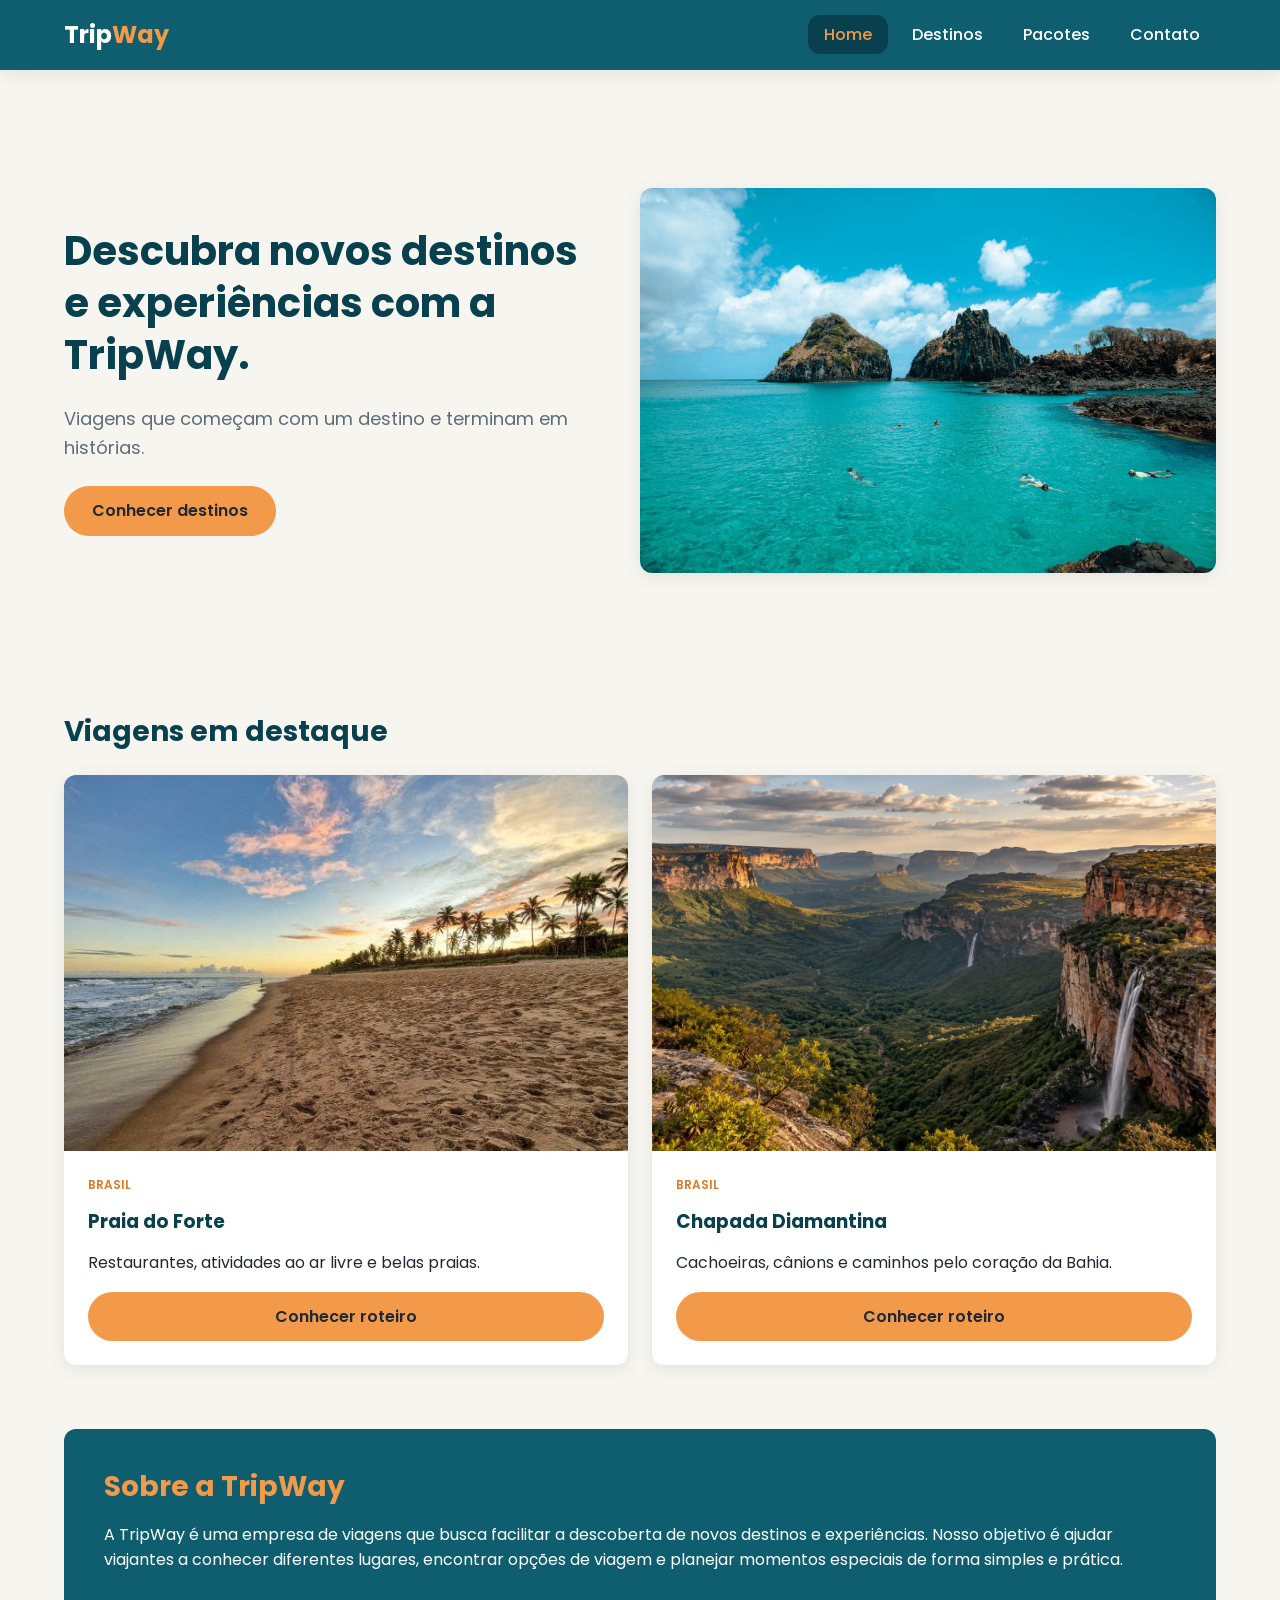
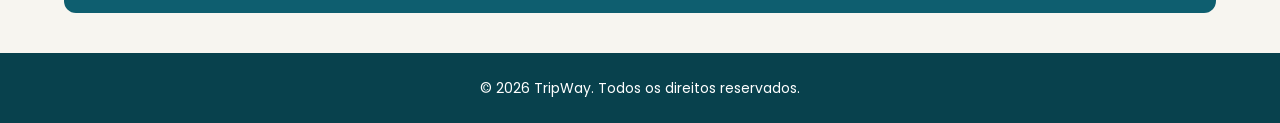
<file: index.html>
<!doctype html>
<html lang="pt-BR">
  <head>
    <meta charset="UTF-8" />
    <meta name="viewport" content="width=device-width, initial-scale=1.0" />
    <link rel="preconnect" href="https://fonts.googleapis.com" />
    <link rel="preconnect" href="https://fonts.gstatic.com" crossorigin />
    <link
      href="https://fonts.googleapis.com/css2?family=Poppins:wght@400;500;600;700&display=swap"
      rel="stylesheet"
    />
    <link rel="stylesheet" href="./css/style.css" />
    <title>TripWay</title>
  </head>
  <body>
    <header class="site-header">
      <nav>
        <a href="./index.html" class="logo">Trip<span>Way</span></a>

        <ul class="nav-links">
          <li><a href="./index.html" class="nav-link active">Home</a></li>
          <li><a href="./pages/destinos.html" class="nav-link">Destinos</a></li>
          <li><a href="./pages/pacotes.html" class="nav-link">Pacotes</a></li>
          <li><a href="./pages/contato.html" class="nav-link">Contato</a></li>
        </ul>
      </nav>
    </header>

    <main>
      <section id="hero">
        <div class="hero-texto">
          <h1>Descubra novos destinos e experiências com a TripWay.</h1>
          <p>Viagens que começam com um destino e terminam em histórias.</p>
          <a href="./pages/destinos.html" class="btn">Conhecer destinos</a>
        </div>

        <img
          class="hero-img"
          src="./images/banner.jpg"
          alt="Vista aérea de Fernando de Noronha com mar azul e coqueiros"
          width="600"
          height="400"
        />
      </section>

      <section>
        <h2 class="secao-titulo">Viagens em destaque</h2>

        <div class="cards-container">
          <article class="card">
            <img
              src="./images/praia.jpg"
              alt="Praia do Forte"
              width="400"
              height="250"
            />
            <div class="card-conteudo">
              <p class="tag">BRASIL</p>
              <h3>Praia do Forte</h3>
              <p>Restaurantes, atividades ao ar livre e belas praias.</p>
              <a href="./pages/destinos.html" class="btn">Conhecer roteiro</a>
            </div>
          </article>

          <article class="card">
            <img
              src="./images/montanha.jpg"
              alt="Paisagem da Chapada Diamantina"
              width="400"
              height="250"
            />
            <div class="card-conteudo">
              <p class="tag">BRASIL</p>
              <h3>Chapada Diamantina</h3>
              <p>Cachoeiras, cânions e caminhos pelo coração da Bahia.</p>
              <a href="./pages/destinos.html" class="btn">Conhecer roteiro</a>
            </div>
          </article>
        </div>
      </section>

      <section id="sobre-a-tripway">
        <h2>Sobre a TripWay</h2>
        <p>
          A TripWay é uma empresa de viagens que busca facilitar a descoberta de
          novos destinos e experiências. Nosso objetivo é ajudar viajantes a
          conhecer diferentes lugares, encontrar opções de viagem e planejar
          momentos especiais de forma simples e prática.
        </p>
      </section>
    </main>

    <footer>© 2026 TripWay. Todos os direitos reservados.</footer>
  </body>
</html>
</file>
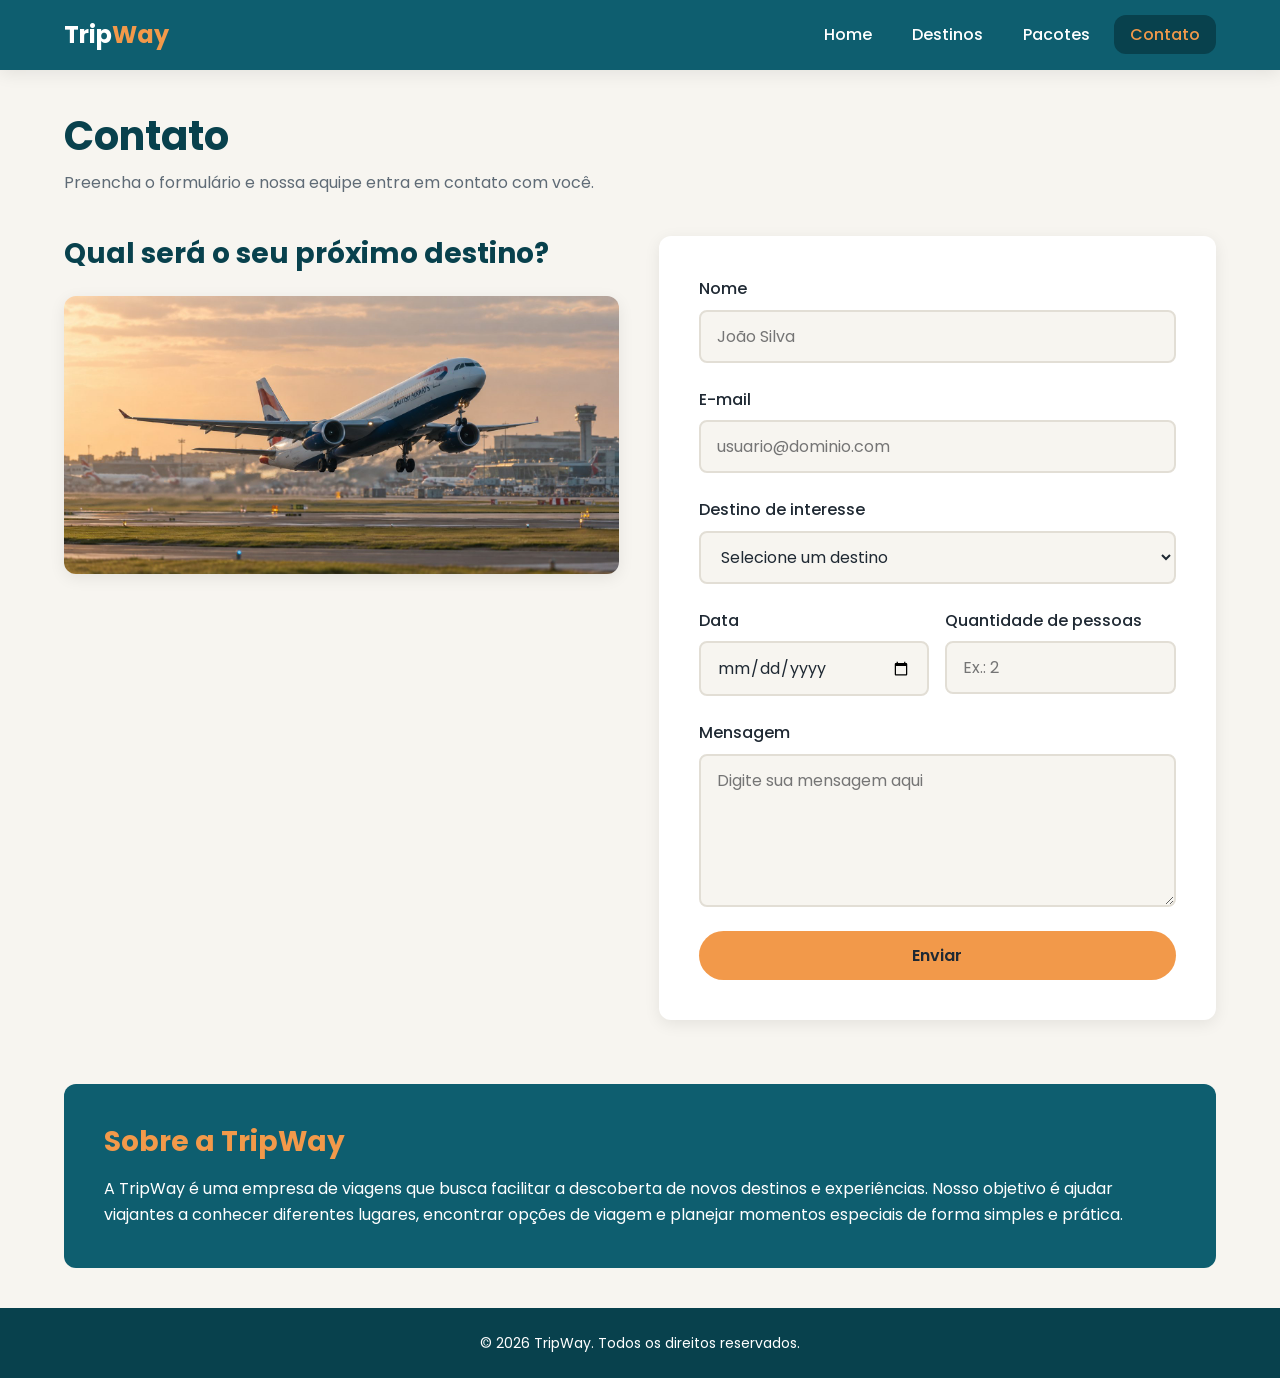
<file: pages/contato.html>
<!doctype html>
<html lang="pt-BR">
  <head>
    <meta charset="UTF-8" />
    <meta name="viewport" content="width=device-width, initial-scale=1.0" />
    <link rel="preconnect" href="https://fonts.googleapis.com" />
    <link rel="preconnect" href="https://fonts.gstatic.com" crossorigin />
    <link
      href="https://fonts.googleapis.com/css2?family=Poppins:wght@400;500;600;700&display=swap"
      rel="stylesheet"
    />
    <link rel="stylesheet" href="../css/style.css" />
    <title>Contato | TripWay</title>
  </head>

  <body>
    <header class="site-header">
      <nav>
        <a href="../index.html" class="logo">Trip<span>Way</span></a>

        <ul class="nav-links">
          <li><a href="../index.html" class="nav-link">Home</a></li>
          <li><a href="./destinos.html" class="nav-link">Destinos</a></li>
          <li><a href="./pacotes.html" class="nav-link">Pacotes</a></li>
          <li><a href="./contato.html" class="nav-link active">Contato</a></li>
        </ul>
      </nav>
    </header>

    <main>
      <h1 class="titulo-pagina">Contato</h1>
      <p class="subtitulo">
        Preencha o formulário e nossa equipe entra em contato com você.
      </p>

      <section class="contato-container">
        <div class="contato-img">
          <h2>Qual será o seu próximo destino?</h2>
          <img
            src="../images/aviao.jpg"
            alt="Avião decolando de um aeroporto"
            width="474"
            height="237"
          />
        </div>

        <form action="#" class="formulario">
          <div class="form-grupo">
            <label for="nome">Nome</label>
            <input
              type="text"
              id="nome"
              name="nome"
              placeholder="João Silva"
              required
            />
          </div>

          <div class="form-grupo">
            <label for="email">E-mail</label>
            <input
              type="email"
              id="email"
              name="email"
              placeholder="usuario@dominio.com"
              required
            />
          </div>

          <div class="form-grupo">
            <label for="destino">Destino de interesse</label>
            <select id="destino" name="destino" required>
              <option value="">Selecione um destino</option>
              <option value="forte">Praia do Forte</option>
              <option value="chapada">Chapada Diamantina</option>
              <option value="salvador">Salvador</option>
            </select>
          </div>

          <div class="form-linha">
            <div class="form-grupo">
              <label for="data">Data</label>
              <input type="date" id="data" name="data" />
            </div>

            <div class="form-grupo">
              <label for="quantidade">Quantidade de pessoas</label>
              <input
                type="number"
                id="quantidade"
                name="quantidade"
                min="1"
                placeholder="Ex.: 2"
              />
            </div>
          </div>

          <div class="form-grupo">
            <label for="mensagem">Mensagem</label>
            <textarea
              id="mensagem"
              name="mensagem"
              rows="5"
              placeholder="Digite sua mensagem aqui"
            ></textarea>
          </div>

          <button type="submit" class="btn">Enviar</button>
        </form>
      </section>

      <section id="sobre-a-tripway">
        <h2>Sobre a TripWay</h2>
        <p>
          A TripWay é uma empresa de viagens que busca facilitar a descoberta de
          novos destinos e experiências. Nosso objetivo é ajudar viajantes a
          conhecer diferentes lugares, encontrar opções de viagem e planejar
          momentos especiais de forma simples e prática.
        </p>
      </section>
    </main>

    <footer>© 2026 TripWay. Todos os direitos reservados.</footer>
  </body>
</html>
</file>
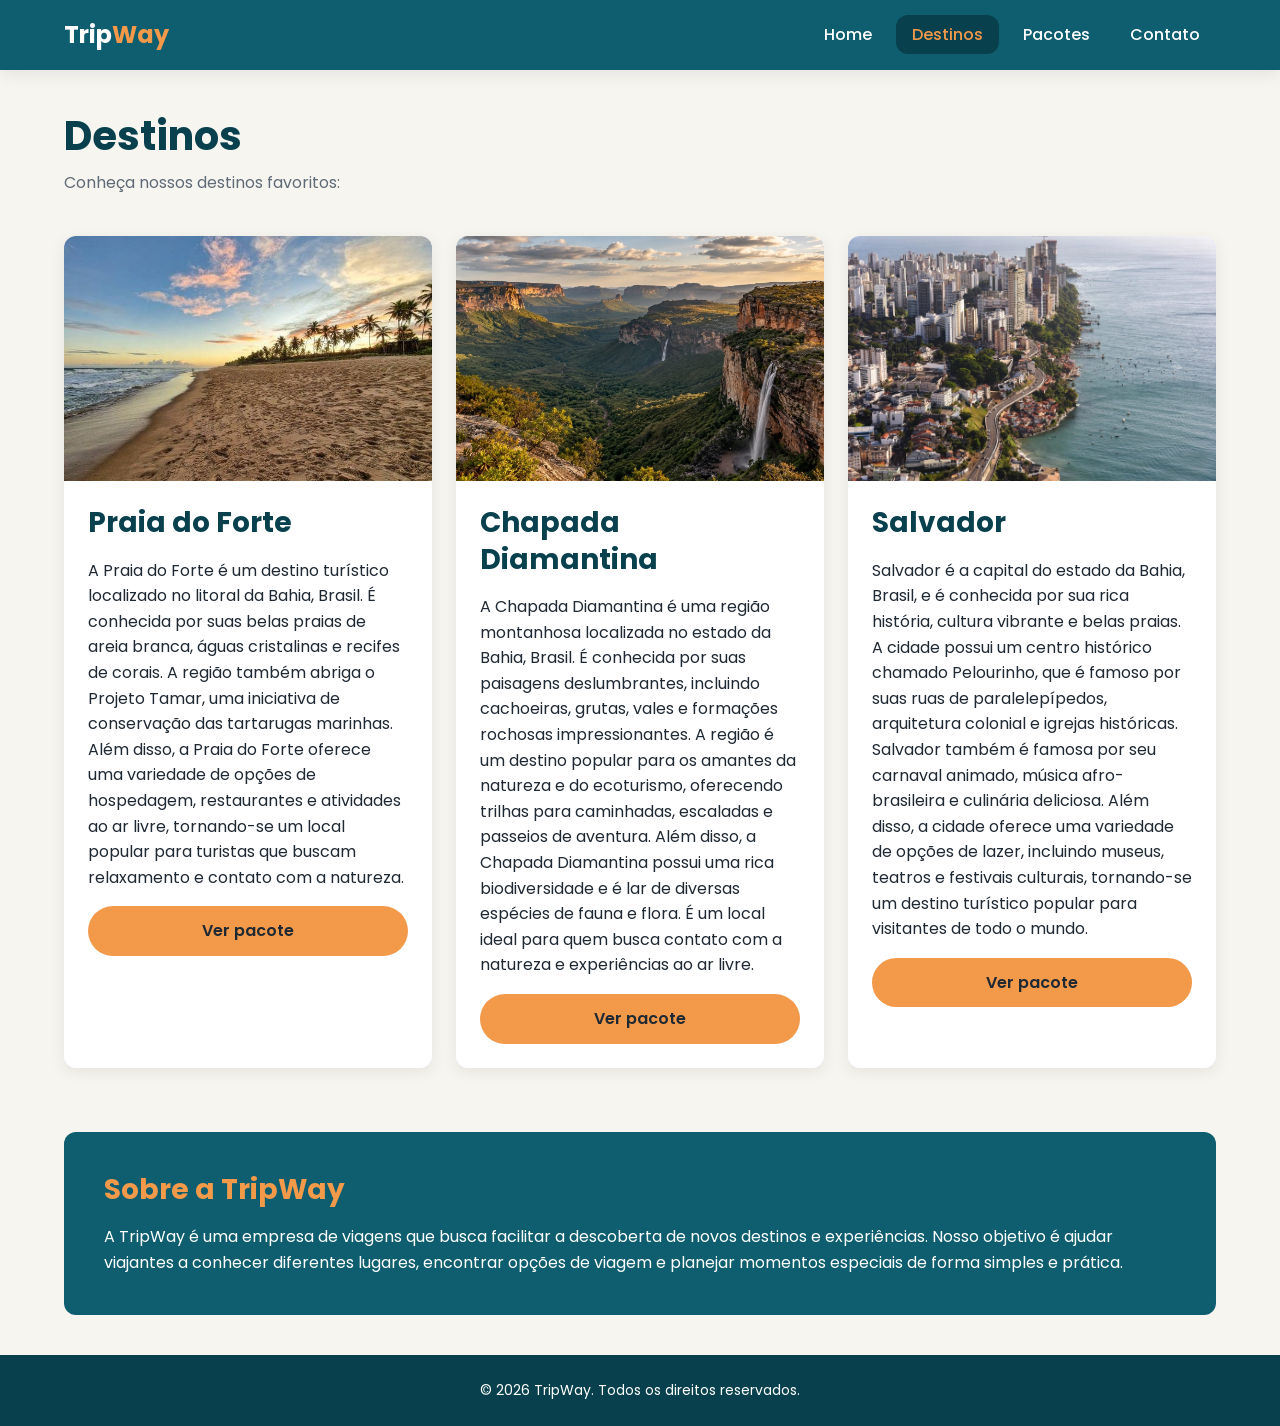
<file: pages/destinos.html>
<!doctype html>
<html lang="pt-BR">
  <head>
    <meta charset="UTF-8" />
    <meta name="viewport" content="width=device-width, initial-scale=1.0" />
    <link rel="preconnect" href="https://fonts.googleapis.com" />
    <link rel="preconnect" href="https://fonts.gstatic.com" crossorigin />
    <link
      href="https://fonts.googleapis.com/css2?family=Poppins:wght@400;500;600;700&display=swap"
      rel="stylesheet"
    />
    <link rel="stylesheet" href="../css/style.css" />
    <title>Destinos | TripWay</title>
  </head>

  <body>
    <header class="site-header">
      <nav>
        <a href="../index.html" class="logo">Trip<span>Way</span></a>

        <ul class="nav-links">
          <li><a href="../index.html" class="nav-link">Home</a></li>
          <li><a href="./destinos.html" class="nav-link active">Destinos</a></li>
          <li><a href="./pacotes.html" class="nav-link">Pacotes</a></li>
          <li><a href="./contato.html" class="nav-link">Contato</a></li>
        </ul>
      </nav>
    </header>

    <main>
      <h1 class="titulo-pagina">Destinos</h1>
      <p class="subtitulo">Conheça nossos destinos favoritos:</p>

      <section class="cards-container">
        <article class="card">
          <img
            src="../images/praia.jpg"
            alt="Praia do Forte com mar azul e faixa de areia"
            width="600"
            height="400"
          />
          <div class="card-conteudo">
            <h2>Praia do Forte</h2>
            <p>
              A Praia do Forte é um destino turístico localizado no litoral da
              Bahia, Brasil. É conhecida por suas belas praias de areia branca,
              águas cristalinas e recifes de corais. A região também abriga o
              Projeto Tamar, uma iniciativa de conservação das tartarugas
              marinhas. Além disso, a Praia do Forte oferece uma variedade de
              opções de hospedagem, restaurantes e atividades ao ar livre,
              tornando-se um local popular para turistas que buscam relaxamento
              e contato com a natureza.
            </p>
            <a href="./pacotes.html" class="btn">Ver pacote</a>
          </div>
        </article>

        <article class="card">
          <img
            src="../images/montanha.jpg"
            alt="Paisagem montanhosa da Chapada Diamantina"
            width="600"
            height="400"
          />
          <div class="card-conteudo">
            <h2>Chapada Diamantina</h2>
            <p>
              A Chapada Diamantina é uma região montanhosa localizada no estado
              da Bahia, Brasil. É conhecida por suas paisagens deslumbrantes,
              incluindo cachoeiras, grutas, vales e formações rochosas
              impressionantes. A região é um destino popular para os amantes da
              natureza e do ecoturismo, oferecendo trilhas para caminhadas,
              escaladas e passeios de aventura. Além disso, a Chapada
              Diamantina possui uma rica biodiversidade e é lar de diversas
              espécies de fauna e flora. É um local ideal para quem busca
              contato com a natureza e experiências ao ar livre.
            </p>
            <a href="./pacotes.html" class="btn">Ver pacote</a>
          </div>
        </article>

        <article class="card">
          <img
            src="../images/cidade.jpg"
            alt="Vista turística da cidade de Salvador"
            width="600"
            height="400"
          />
          <div class="card-conteudo">
            <h2>Salvador</h2>
            <p>
              Salvador é a capital do estado da Bahia, Brasil, e é conhecida por
              sua rica história, cultura vibrante e belas praias. A cidade
              possui um centro histórico chamado Pelourinho, que é famoso por
              suas ruas de paralelepípedos, arquitetura colonial e igrejas
              históricas. Salvador também é famosa por seu carnaval animado,
              música afro-brasileira e culinária deliciosa. Além disso, a cidade
              oferece uma variedade de opções de lazer, incluindo museus,
              teatros e festivais culturais, tornando-se um destino turístico
              popular para visitantes de todo o mundo.
            </p>
            <a href="./pacotes.html" class="btn">Ver pacote</a>
          </div>
        </article>
      </section>

      <section id="sobre-a-tripway">
        <h2>Sobre a TripWay</h2>
        <p>
          A TripWay é uma empresa de viagens que busca facilitar a descoberta de
          novos destinos e experiências. Nosso objetivo é ajudar viajantes a
          conhecer diferentes lugares, encontrar opções de viagem e planejar
          momentos especiais de forma simples e prática.
        </p>
      </section>
    </main>

    <footer>© 2026 TripWay. Todos os direitos reservados.</footer>
  </body>
</html>
</file>
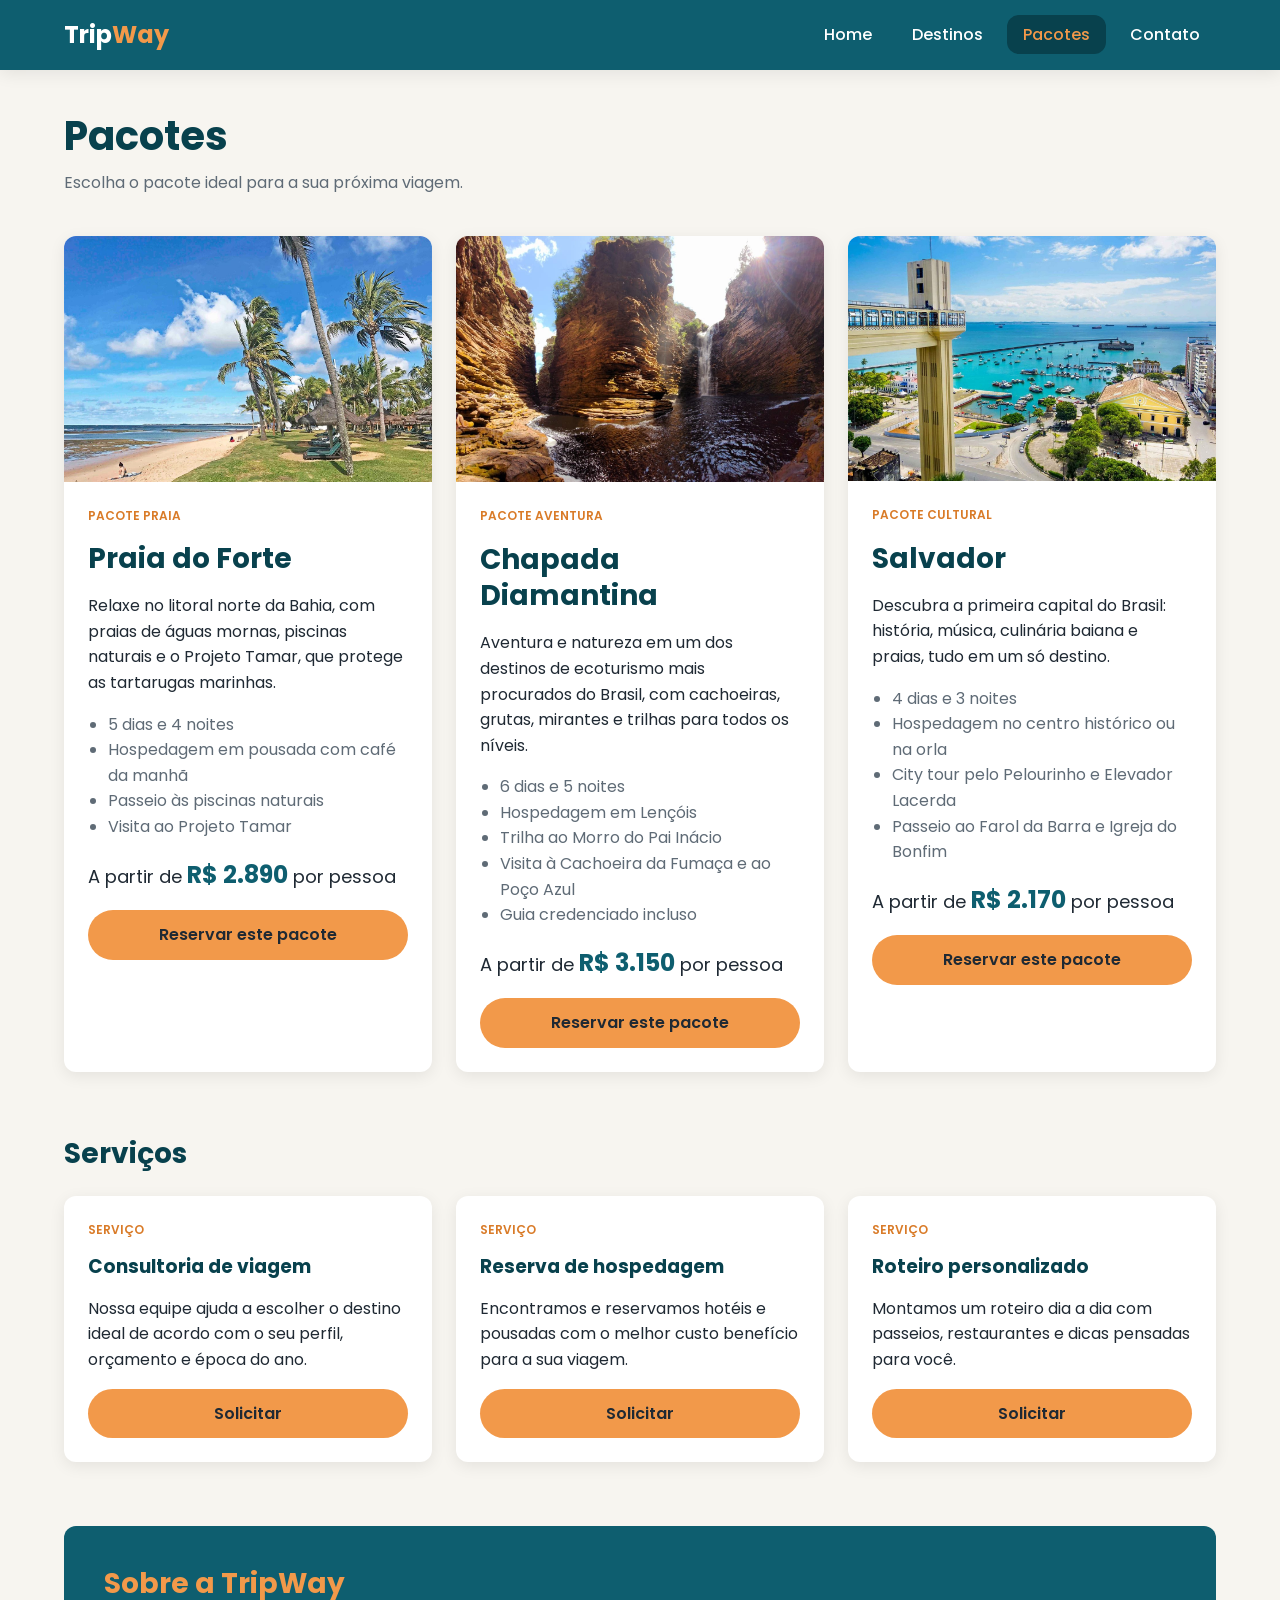
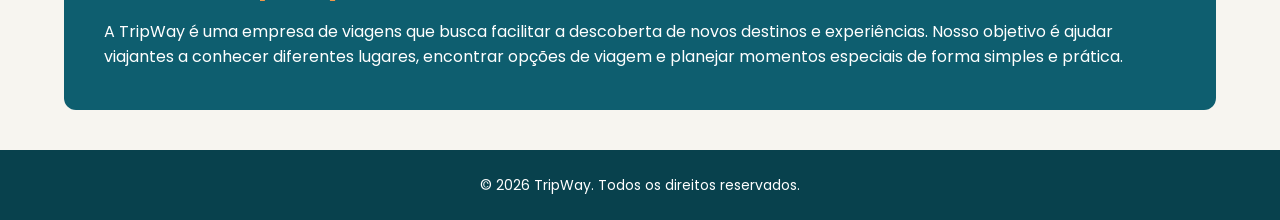
<file: pages/pacotes.html>
<!doctype html>
<html lang="pt-BR">
  <head>
    <meta charset="UTF-8" />
    <meta name="viewport" content="width=device-width, initial-scale=1.0" />
    <link rel="preconnect" href="https://fonts.googleapis.com" />
    <link rel="preconnect" href="https://fonts.gstatic.com" crossorigin />
    <link
      href="https://fonts.googleapis.com/css2?family=Poppins:wght@400;500;600;700&display=swap"
      rel="stylesheet"
    />
    <link rel="stylesheet" href="../css/style.css" />
    <title>Pacotes | TripWay</title>
  </head>

  <body>
    <header class="site-header">
      <nav>
        <a href="../index.html" class="logo">Trip<span>Way</span></a>

        <ul class="nav-links">
          <li><a href="../index.html" class="nav-link">Home</a></li>
          <li><a href="./destinos.html" class="nav-link">Destinos</a></li>
          <li><a href="./pacotes.html" class="nav-link active">Pacotes</a></li>
          <li><a href="./contato.html" class="nav-link">Contato</a></li>
        </ul>
      </nav>
    </header>

    <main>
      <h1 class="titulo-pagina">Pacotes</h1>
      <p class="subtitulo">Escolha o pacote ideal para a sua próxima viagem.</p>

      <section
        id="pacotes"
        class="cards-container"
        aria-label="Lista de pacotes de viagem"
      >
        <article class="card">
          <figure>
            <img
              src="../images/pacote-praia.jpg"
              alt="Vista aérea da orla da Praia do Forte com coqueiros e mar azul"
              width="600"
              height="400"
            />
          </figure>
          <div class="card-conteudo">
            <p class="tag">PACOTE PRAIA</p>
            <h2>Praia do Forte</h2>
            <p>
              Relaxe no litoral norte da Bahia, com praias de águas mornas,
              piscinas naturais e o Projeto Tamar, que protege as tartarugas
              marinhas.
            </p>
            <ul class="card-lista">
              <li>5 dias e 4 noites</li>
              <li>Hospedagem em pousada com café da manhã</li>
              <li>Passeio às piscinas naturais</li>
              <li>Visita ao Projeto Tamar</li>
            </ul>
            <p class="preco">A partir de <strong>R$ 2.890</strong> por pessoa</p>
            <a href="./contato.html" class="btn">Reservar este pacote</a>
          </div>
        </article>

        <article class="card">
          <figure>
            <img
              src="../images/pacote-chapada.jpg"
              alt="Cachoeira em meio à vegetação e paredões de pedra na Chapada Diamantina"
              width="600"
              height="400"
            />
          </figure>
          <div class="card-conteudo">
            <p class="tag">PACOTE AVENTURA</p>
            <h2>Chapada Diamantina</h2>
            <p>
              Aventura e natureza em um dos destinos de ecoturismo mais
              procurados do Brasil, com cachoeiras, grutas, mirantes e trilhas
              para todos os níveis.
            </p>
            <ul class="card-lista">
              <li>6 dias e 5 noites</li>
              <li>Hospedagem em Lençóis</li>
              <li>Trilha ao Morro do Pai Inácio</li>
              <li>Visita à Cachoeira da Fumaça e ao Poço Azul</li>
              <li>Guia credenciado incluso</li>
            </ul>
            <p class="preco">A partir de <strong>R$ 3.150</strong> por pessoa</p>
            <a href="./contato.html" class="btn">Reservar este pacote</a>
          </div>
        </article>

        <article class="card">
          <figure>
            <img
              src="../images/pacote-salvador.jpg"
              alt="Vista do Elevador Lacerda e da Baía de Todos-os-Santos em Salvador"
              width="600"
              height="400"
            />
          </figure>
          <div class="card-conteudo">
            <p class="tag">PACOTE CULTURAL</p>
            <h2>Salvador</h2>
            <p>
              Descubra a primeira capital do Brasil: história, música, culinária
              baiana e praias, tudo em um só destino.
            </p>
            <ul class="card-lista">
              <li>4 dias e 3 noites</li>
              <li>Hospedagem no centro histórico ou na orla</li>
              <li>City tour pelo Pelourinho e Elevador Lacerda</li>
              <li>Passeio ao Farol da Barra e Igreja do Bonfim</li>
            </ul>
            <p class="preco">A partir de <strong>R$ 2.170</strong> por pessoa</p>
            <a href="./contato.html" class="btn">Reservar este pacote</a>
          </div>
        </article>
      </section>

      <section>
        <h2 class="secao-titulo">Serviços</h2>

        <div class="cards-container">
          <article class="card">
            <div class="card-conteudo">
              <p class="tag">SERVIÇO</p>
              <h3>Consultoria de viagem</h3>
              <p>
                Nossa equipe ajuda a escolher o destino ideal de acordo com o seu
                perfil, orçamento e época do ano.
              </p>
              <a href="./contato.html" class="btn">Solicitar</a>
            </div>
          </article>

          <article class="card">
            <div class="card-conteudo">
              <p class="tag">SERVIÇO</p>
              <h3>Reserva de hospedagem</h3>
              <p>
                Encontramos e reservamos hotéis e pousadas com o melhor custo
                benefício para a sua viagem.
              </p>
              <a href="./contato.html" class="btn">Solicitar</a>
            </div>
          </article>

          <article class="card">
            <div class="card-conteudo">
              <p class="tag">SERVIÇO</p>
              <h3>Roteiro personalizado</h3>
              <p>
                Montamos um roteiro dia a dia com passeios, restaurantes e dicas
                pensadas para você.
              </p>
              <a href="./contato.html" class="btn">Solicitar</a>
            </div>
          </article>
        </div>
      </section>

      <section id="sobre-a-tripway">
        <h2>Sobre a TripWay</h2>
        <p>
          A TripWay é uma empresa de viagens que busca facilitar a descoberta de
          novos destinos e experiências. Nosso objetivo é ajudar viajantes a
          conhecer diferentes lugares, encontrar opções de viagem e planejar
          momentos especiais de forma simples e prática.
        </p>
      </section>
    </main>

    <footer>© 2026 TripWay. Todos os direitos reservados.</footer>
  </body>
</html>
</file>
<file: css/style.css>
/* ===== Variáveis ===== */
:root {
  --cor-primaria: #0e5e6f;
  --cor-primaria-escura: #08414d;
  --cor-destaque: #f2994a;
  --cor-destaque-escura: #d97b28;
  --cor-fundo: #f7f5f0;
  --cor-card: #ffffff;
  --cor-texto: #1f2933;
  --cor-texto-suave: #5f6b76;
  --cor-borda: #e2ded5;

  --sombra: 0 0.25rem 1rem rgba(0, 0, 0, 0.08);
  --sombra-hover: 0 0.75rem 1.5rem rgba(0, 0, 0, 0.15);
  --raio: 0.75rem;
}

/* ===== Reset ===== */
* {
  margin: 0;
  padding: 0;
  box-sizing: border-box;
}

img {
  display: block;
  max-width: 100%;
  height: auto;
}

/* ===== Base ===== */
body {
  font-family: "Poppins", sans-serif;
  background-color: var(--cor-fundo);
  color: var(--cor-texto);
  line-height: 1.6;
}

main {
  width: 90%;
  max-width: 75rem;
  margin: 0 auto;
  padding: 2.5rem 0;
}

h1,
h2,
h3 {
  color: var(--cor-primaria-escura);
  line-height: 1.3;
}

h1 {
  font-size: 2.5rem;
}

h2 {
  font-size: 1.75rem;
}

a {
  color: var(--cor-primaria);
  text-decoration: none;
  transition: 0.3s;
}

a:hover {
  color: var(--cor-destaque-escura);
}

/* ===== Header e menu ===== */
.site-header {
  background-color: var(--cor-primaria);
  box-shadow: var(--sombra);
}

nav {
  display: flex;
  justify-content: space-between;
  align-items: center;
  width: 90%;
  max-width: 75rem;
  margin: 0 auto;
  padding: 1rem 0;
}

.logo {
  font-size: 1.5rem;
  font-weight: 700;
  color: var(--cor-card);
}

.logo span {
  color: var(--cor-destaque);
}

.logo:hover {
  color: var(--cor-card);
}

.nav-links {
  display: flex;
  gap: 0.5rem;
  list-style: none;
}

.nav-link {
  padding: 0.5rem 1rem;
  border-radius: var(--raio);
  color: var(--cor-card);
  font-weight: 500;
}

.nav-link:hover,
.nav-link.active {
  background-color: var(--cor-primaria-escura);
  color: var(--cor-destaque);
}

/* ===== Botões ===== */
.btn {
  display: inline-block;
  padding: 0.75rem 1.75rem;
  border: none;
  border-radius: 2rem;
  background-color: var(--cor-destaque);
  color: var(--cor-texto);
  font-family: inherit;
  font-size: 1rem;
  font-weight: 600;
  text-align: center;
  cursor: pointer;
  transition: 0.3s;
}

.btn:hover {
  background-color: var(--cor-destaque-escura);
  color: var(--cor-card);
}

/* ===== Hero (Home) ===== */
#hero {
  display: flex;
  align-items: center;
  gap: 2.5rem;
  min-height: 60vh;
  margin-bottom: 4rem;
}

.hero-texto {
  width: 50%;
  display: flex;
  flex-direction: column;
  align-items: flex-start;
  gap: 1.5rem;
}

.hero-texto p {
  font-size: 1.125rem;
  color: var(--cor-texto-suave);
}

.hero-img {
  width: 50%;
  border-radius: var(--raio);
  box-shadow: var(--sombra);
}

/* ===== Títulos de página ===== */
.titulo-pagina {
  margin-bottom: 0.5rem;
}

.subtitulo {
  color: var(--cor-texto-suave);
  margin-bottom: 2.5rem;
}

.secao-titulo {
  margin-bottom: 1.5rem;
}

/* ===== Cards ===== */
.cards-container {
  display: flex;
  flex-wrap: wrap;
  justify-content: center;
  gap: 1.5rem;
  margin-bottom: 4rem;
}

.card {
  flex: 1;
  min-width: 16rem;
  display: flex;
  flex-direction: column;
  background-color: var(--cor-card);
  border-radius: var(--raio);
  overflow: hidden;
  box-shadow: var(--sombra);
  transition: 0.3s;
}

.card:hover {
  transform: translateY(-0.375rem);
  box-shadow: var(--sombra-hover);
}

.card img {
  width: 100%;
}

.card-conteudo {
  display: flex;
  flex-direction: column;
  gap: 1rem;
  padding: 1.5rem;
}

.tag {
  font-size: 0.75rem;
  font-weight: 600;
  color: var(--cor-destaque-escura);
}

.card-lista {
  padding-left: 1.25rem;
  color: var(--cor-texto-suave);
}

.preco {
  font-size: 1.125rem;
}

.preco strong {
  color: var(--cor-primaria);
  font-size: 1.5rem;
}

/* ===== Sobre ===== */
#sobre-a-tripway {
  background-color: var(--cor-primaria);
  color: var(--cor-card);
  padding: 2.5rem;
  border-radius: var(--raio);
}

#sobre-a-tripway h2 {
  color: var(--cor-destaque);
  margin-bottom: 1rem;
}

/* ===== Contato ===== */
.contato-container {
  display: flex;
  align-items: flex-start;
  gap: 2.5rem;
  margin-bottom: 4rem;
}

.contato-img {
  width: 50%;
  display: flex;
  flex-direction: column;
  gap: 1.5rem;
}

.contato-img img {
  width: 100%;
  border-radius: var(--raio);
  box-shadow: var(--sombra);
}

.formulario {
  width: 50%;
  display: flex;
  flex-direction: column;
  gap: 1.5rem;
  padding: 2.5rem;
  background-color: var(--cor-card);
  border-radius: var(--raio);
  box-shadow: var(--sombra);
}

.form-grupo {
  display: flex;
  flex-direction: column;
  gap: 0.5rem;
}

.form-linha {
  display: flex;
  gap: 1rem;
}

.form-linha .form-grupo {
  flex: 1;
}

.formulario label {
  font-weight: 500;
}

.formulario input,
.formulario select,
.formulario textarea {
  width: 100%;
  padding: 0.75rem 1rem;
  border: 0.125rem solid var(--cor-borda);
  border-radius: 0.5rem;
  background-color: var(--cor-fundo);
  font-family: inherit;
  font-size: 1rem;
  color: var(--cor-texto);
}

.formulario input:focus,
.formulario select:focus,
.formulario textarea:focus {
  outline: none;
  border-color: var(--cor-primaria);
}

/* ===== Footer ===== */
footer {
  background-color: var(--cor-primaria-escura);
  color: var(--cor-card);
  text-align: center;
  padding: 1.5rem 1rem;
  font-size: 0.875rem;
}

/* ===== Tablet ===== */
@media (max-width: 1024px) {
  h1 {
    font-size: 2rem;
  }

  main {
    padding: 1.5rem 0;
  }

  .card {
    min-width: 40%;
    max-width: 48%;
  }

  #hero,
  .contato-container {
    gap: 1.5rem;
  }

  #sobre-a-tripway,
  .formulario {
    padding: 1.5rem;
  }
}

/* ===== Celular ===== */
@media (max-width: 768px) {
  h1 {
    font-size: 1.75rem;
  }

  h2 {
    font-size: 1.5rem;
  }

  nav {
    flex-direction: column;
    gap: 0.5rem;
    padding: 0.5rem 0;
  }

  .nav-links {
    width: 100%;
    justify-content: space-between;
    gap: 0;
  }

  .nav-link {
    padding: 0.5rem;
    font-size: 0.875rem;
  }

  #hero,
  .contato-container,
  .form-linha {
    flex-direction: column;
  }

  #hero {
    min-height: auto;
    margin-bottom: 2.5rem;
  }

  .hero-texto,
  .hero-img,
  .contato-img,
  .formulario {
    width: 100%;
  }

  .cards-container {
    flex-direction: column;
  }

  .card {
    max-width: 100%;
  }
}
</file>
